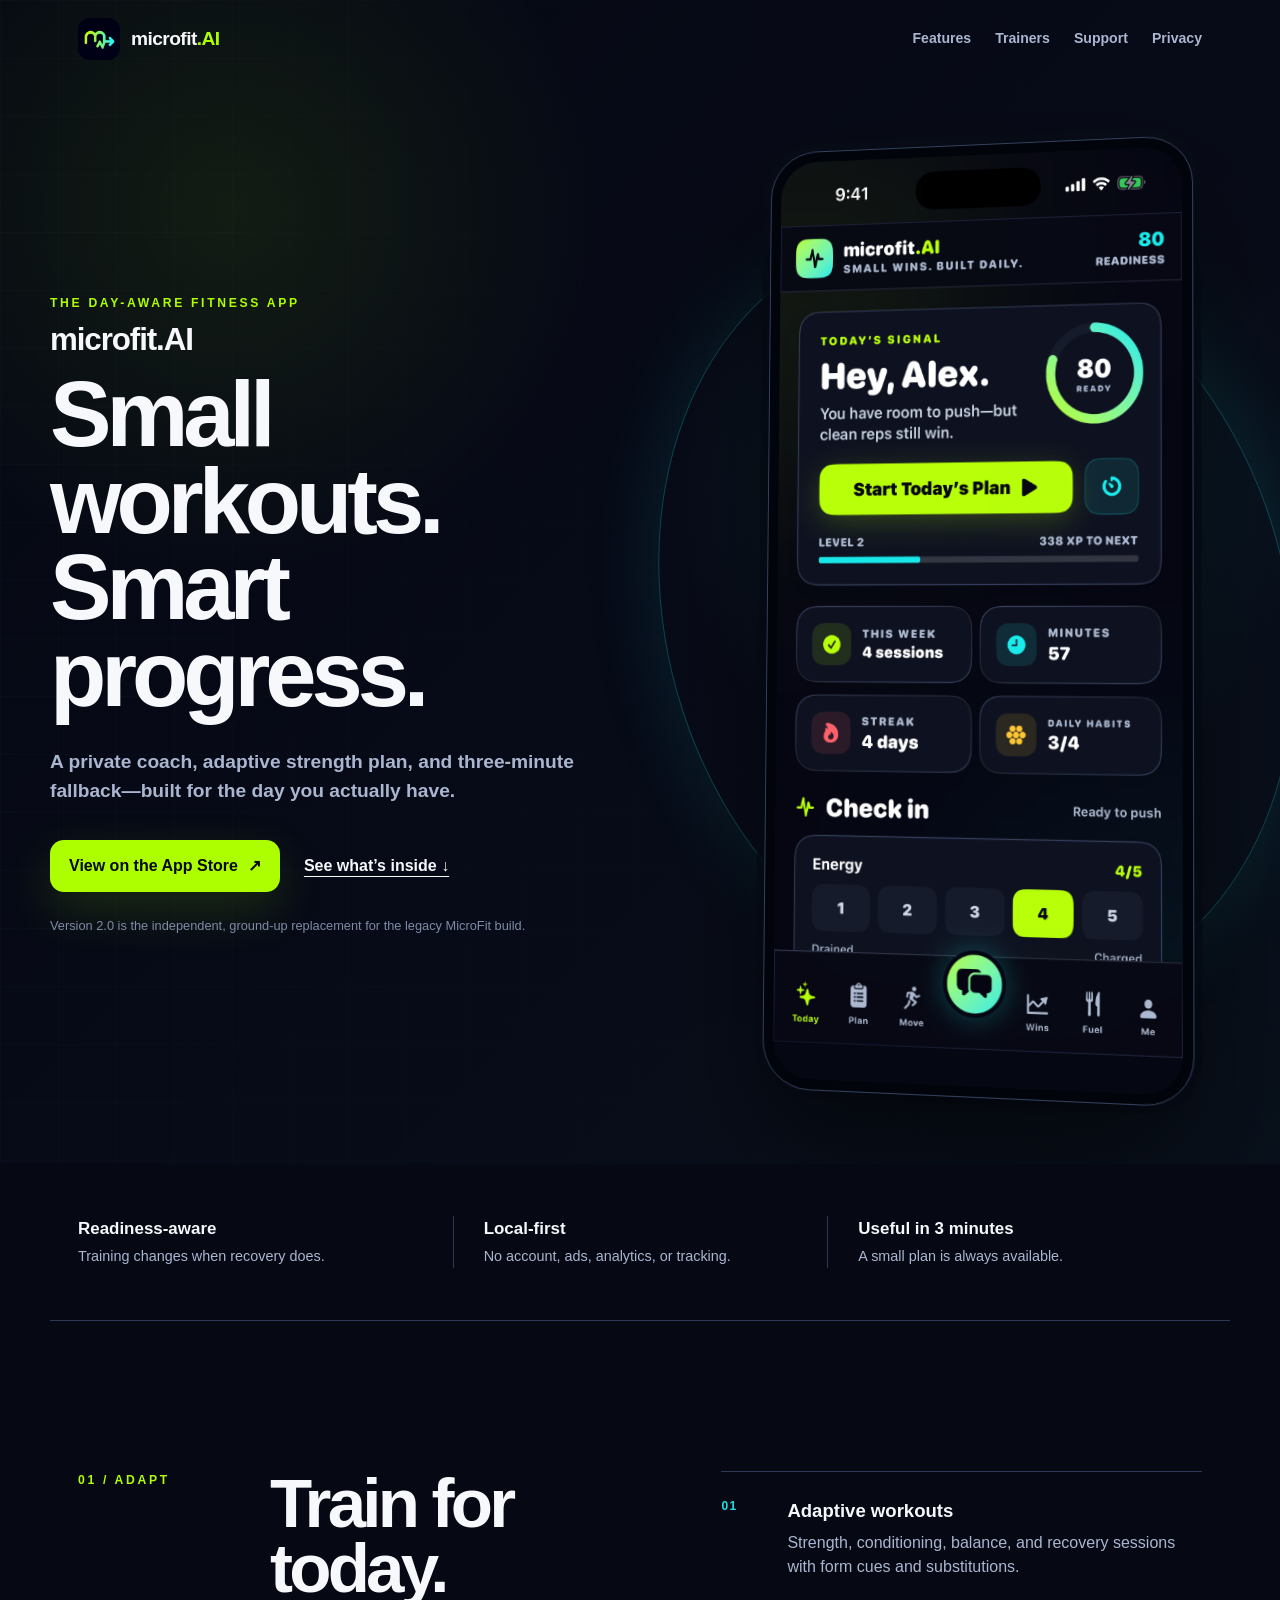
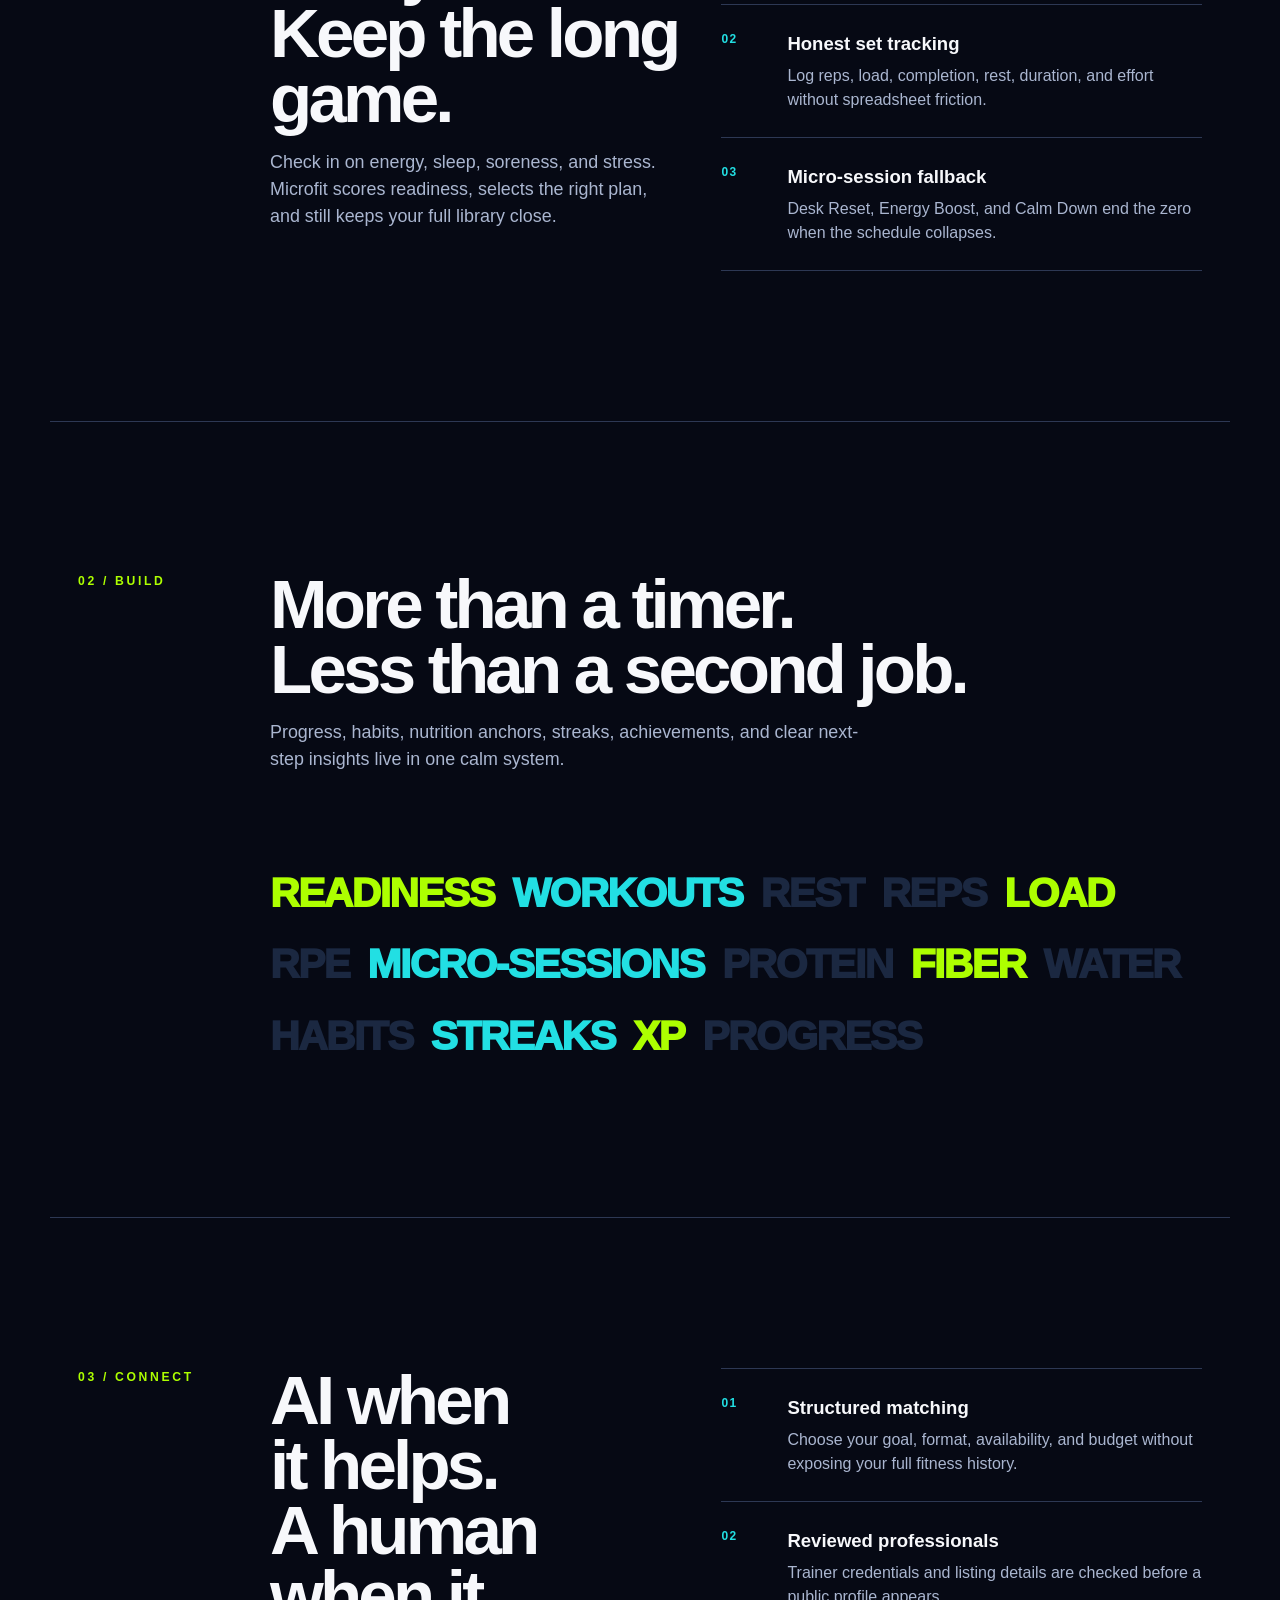
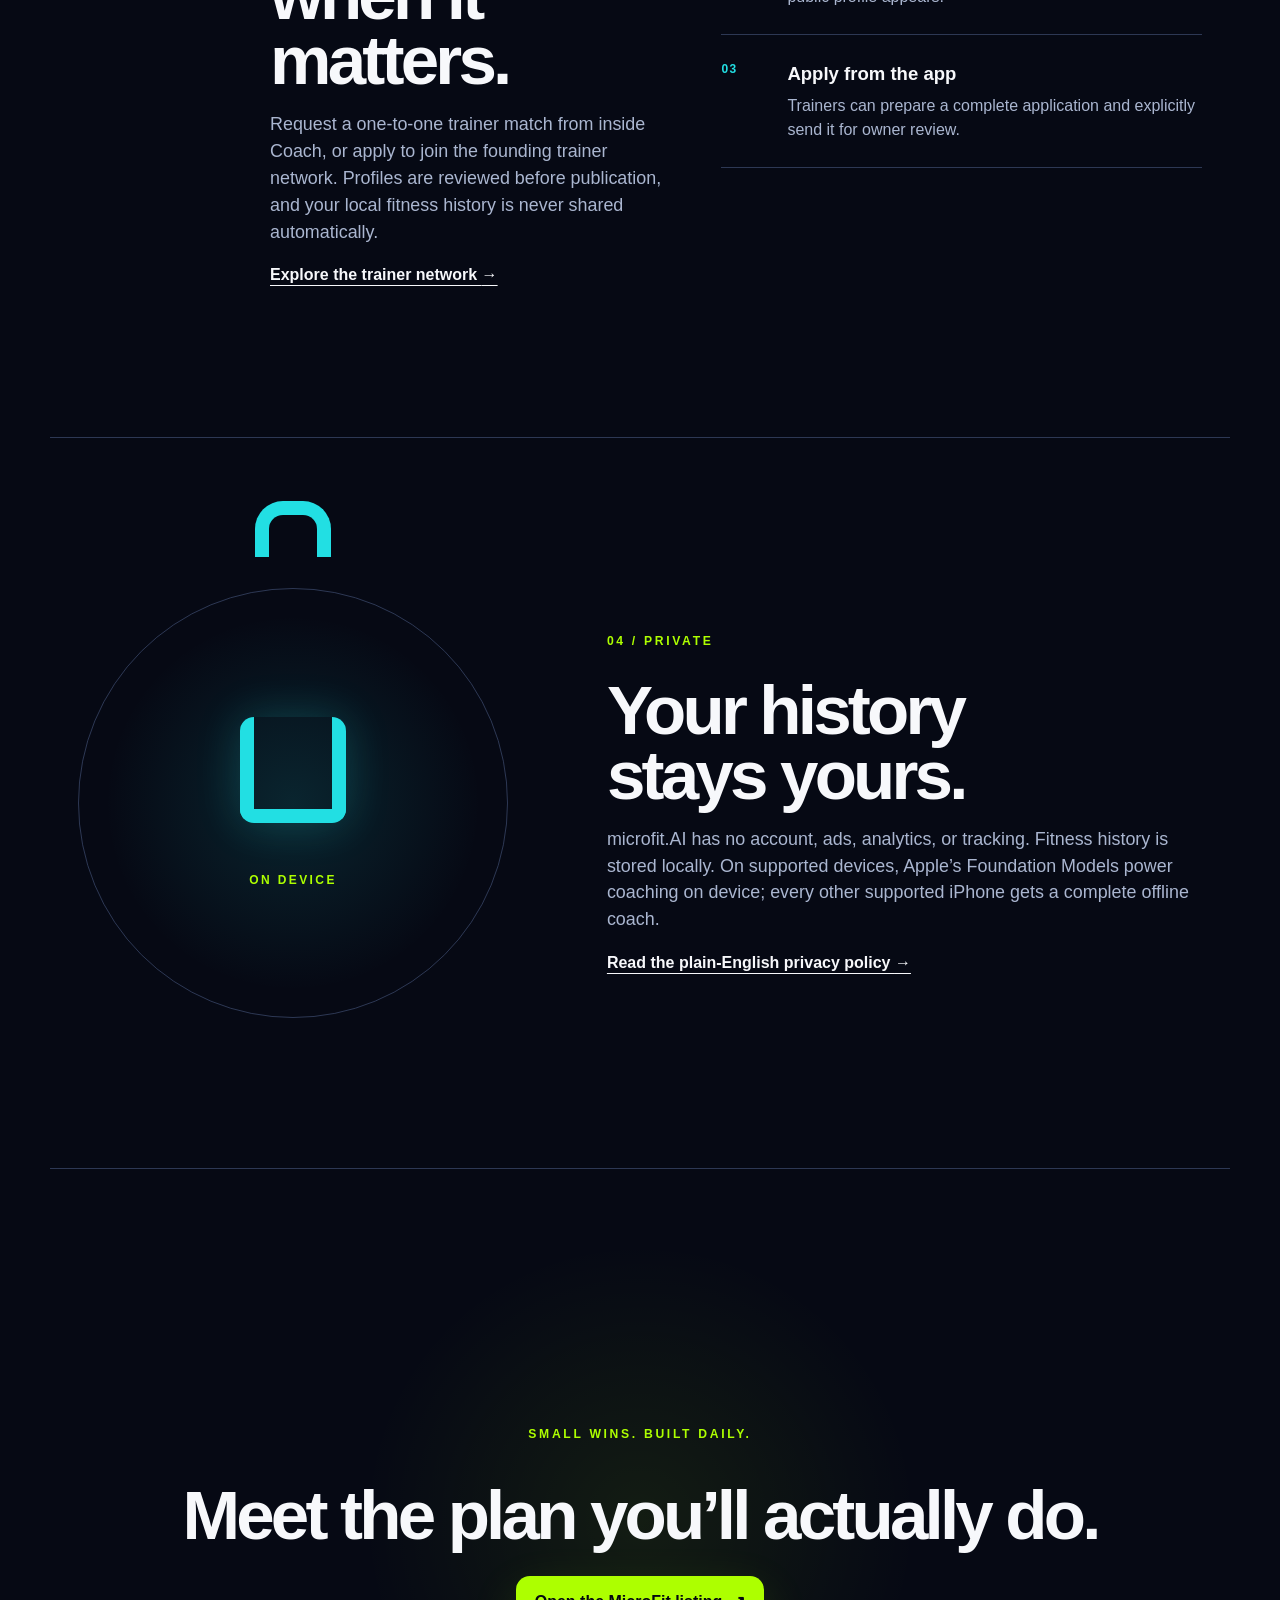
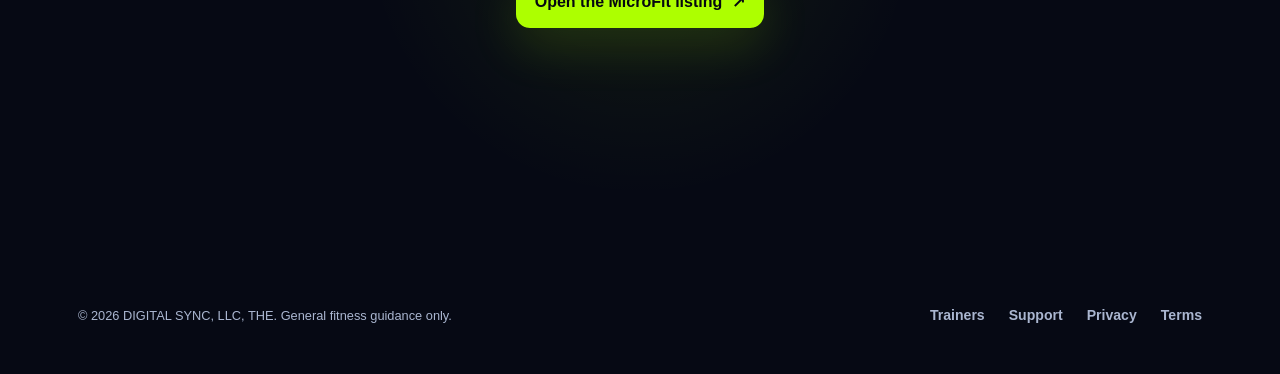
<file: site/index.html>
<!doctype html>
<html lang="en">
<head>
  <meta charset="utf-8">
  <meta name="viewport" content="width=device-width, initial-scale=1">
  <meta name="theme-color" content="#060914">
  <meta name="description" content="microfit.AI adapts strength, micro-workouts, habits, nutrition, and private on-device coaching to the day you actually have.">
  <title>microfit.AI — Small workouts. Smart progress.</title>
  <script>document.documentElement.classList.add('js')</script>
  <link rel="icon" href="./assets/icon.png" type="image/png">
  <link rel="stylesheet" href="./assets/styles.css">
  <script type="application/ld+json">
  {
    "@context": "https://schema.org",
    "@type": "MobileApplication",
    "name": "microfit.AI",
    "operatingSystem": "iOS 18 or later",
    "applicationCategory": "HealthApplication",
    "description": "Adaptive workouts, micro-sessions, daily readiness, nutrition anchors, habits, progress, and private on-device coaching.",
    "url": "https://richducat.github.io/microfit-ai/",
    "downloadUrl": "https://apps.apple.com/us/app/microfit/id1341965047",
    "offers": { "@type": "Offer", "price": "0", "priceCurrency": "USD" }
  }
  </script>
</head>
<body>
  <a class="skip-link" href="#main">Skip to content</a>
  <header class="site-header" aria-label="Primary navigation">
    <a class="wordmark" href="./" aria-label="microfit.AI home">
      <img src="./assets/icon.png" alt="" width="42" height="42">
      <span>microfit<span>.AI</span></span>
    </a>
    <nav aria-label="Site links">
      <a href="#inside">Features</a>
      <a href="./trainers/">Trainers</a>
      <a href="./support/">Support</a>
      <a href="./privacy/">Privacy</a>
    </nav>
  </header>

  <main id="main">
    <section class="hero" aria-labelledby="hero-title">
      <div class="hero-copy reveal">
        <p class="eyebrow">THE DAY-AWARE FITNESS APP</p>
        <h1 id="hero-title"><span class="brand-line">microfit.AI</span>Small workouts.<br>Smart progress.</h1>
        <p class="hero-lede">A private coach, adaptive strength plan, and three-minute fallback—built for the day you actually have.</p>
        <div class="hero-actions">
          <a class="button button-primary" href="https://apps.apple.com/us/app/microfit/id1341965047">View on the App Store <span aria-hidden="true">↗</span></a>
          <a class="text-link" href="#inside">See what’s inside <span aria-hidden="true">↓</span></a>
        </div>
        <p class="release-note">Version 2.0 is the independent, ground-up replacement for the legacy MicroFit build.</p>
      </div>

      <div class="hero-visual reveal" data-tilt aria-label="microfit.AI Today screen showing readiness, training, habits, and progress">
        <div class="pulse-orbit" aria-hidden="true"></div>
        <div class="phone-shell">
          <img src="./assets/app-home.png" alt="microfit.AI Today screen with an 80 readiness score and adaptive plan" width="430" height="932">
        </div>
      </div>
      <div class="hero-grid" aria-hidden="true"></div>
    </section>

    <section class="signal-strip" aria-label="Core product principles">
      <p><strong>Readiness-aware</strong><span>Training changes when recovery does.</span></p>
      <p><strong>Local-first</strong><span>No account, ads, analytics, or tracking.</span></p>
      <p><strong>Useful in 3 minutes</strong><span>A small plan is always available.</span></p>
    </section>

    <section class="section adaptive" id="inside" aria-labelledby="adaptive-title">
      <div class="section-kicker reveal">01 / ADAPT</div>
      <div class="section-copy reveal">
        <h2 id="adaptive-title">Train for today.<br>Keep the long game.</h2>
        <p>Check in on energy, sleep, soreness, and stress. Microfit scores readiness, selects the right plan, and still keeps your full library close.</p>
      </div>
      <ol class="feature-rail reveal">
        <li><span>01</span><div><strong>Adaptive workouts</strong><p>Strength, conditioning, balance, and recovery sessions with form cues and substitutions.</p></div></li>
        <li><span>02</span><div><strong>Honest set tracking</strong><p>Log reps, load, completion, rest, duration, and effort without spreadsheet friction.</p></div></li>
        <li><span>03</span><div><strong>Micro-session fallback</strong><p>Desk Reset, Energy Boost, and Calm Down end the zero when the schedule collapses.</p></div></li>
      </ol>
    </section>

    <section class="section depth" aria-labelledby="depth-title">
      <div class="section-kicker reveal">02 / BUILD</div>
      <div class="section-copy reveal">
        <h2 id="depth-title">More than a timer.<br>Less than a second job.</h2>
        <p>Progress, habits, nutrition anchors, streaks, achievements, and clear next-step insights live in one calm system.</p>
      </div>
      <div class="metric-wordwall reveal" aria-label="Included capabilities">
        <span>READINESS</span><span>WORKOUTS</span><span>REST</span><span>REPS</span><span>LOAD</span><span>RPE</span><span>MICRO-SESSIONS</span><span>PROTEIN</span><span>FIBER</span><span>WATER</span><span>HABITS</span><span>STREAKS</span><span>XP</span><span>PROGRESS</span>
      </div>
    </section>

    <section class="section trainer-network" aria-labelledby="trainer-title">
      <div class="section-kicker reveal">03 / CONNECT</div>
      <div class="section-copy reveal">
        <h2 id="trainer-title">AI when it helps.<br>A human when it matters.</h2>
        <p>Request a one-to-one trainer match from inside Coach, or apply to join the founding trainer network. Profiles are reviewed before publication, and your local fitness history is never shared automatically.</p>
        <a class="text-link" href="./trainers/">Explore the trainer network <span aria-hidden="true">→</span></a>
      </div>
      <ol class="feature-rail reveal">
        <li><span>01</span><div><strong>Structured matching</strong><p>Choose your goal, format, availability, and budget without exposing your full fitness history.</p></div></li>
        <li><span>02</span><div><strong>Reviewed professionals</strong><p>Trainer credentials and listing details are checked before a public profile appears.</p></div></li>
        <li><span>03</span><div><strong>Apply from the app</strong><p>Trainers can prepare a complete application and explicitly send it for owner review.</p></div></li>
      </ol>
    </section>

    <section class="section private" aria-labelledby="private-title">
      <div class="private-lock reveal" aria-hidden="true">
        <span class="lock-dot"></span>
        <span>ON DEVICE</span>
      </div>
      <div class="section-copy reveal">
        <div class="section-kicker">04 / PRIVATE</div>
        <h2 id="private-title">Your history stays yours.</h2>
        <p>microfit.AI has no account, ads, analytics, or tracking. Fitness history is stored locally. On supported devices, Apple’s Foundation Models power coaching on device; every other supported iPhone gets a complete offline coach.</p>
        <a class="text-link" href="./privacy/">Read the plain-English privacy policy <span aria-hidden="true">→</span></a>
      </div>
    </section>

    <section class="final-cta" aria-labelledby="final-title">
      <p class="eyebrow reveal">SMALL WINS. BUILT DAILY.</p>
      <h2 id="final-title" class="reveal">Meet the plan you’ll actually do.</h2>
      <div class="reveal">
        <a class="button button-primary" href="https://apps.apple.com/us/app/microfit/id1341965047">Open the MicroFit listing <span aria-hidden="true">↗</span></a>
      </div>
    </section>
  </main>

  <footer>
    <p>© 2026 DIGITAL SYNC, LLC, THE. General fitness guidance only.</p>
    <nav aria-label="Footer links"><a href="./trainers/">Trainers</a><a href="./support/">Support</a><a href="./privacy/">Privacy</a><a href="https://www.apple.com/legal/internet-services/itunes/dev/stdeula/">Terms</a></nav>
  </footer>
  <script src="./assets/site.js" defer></script>
</body>
</html>
</file>
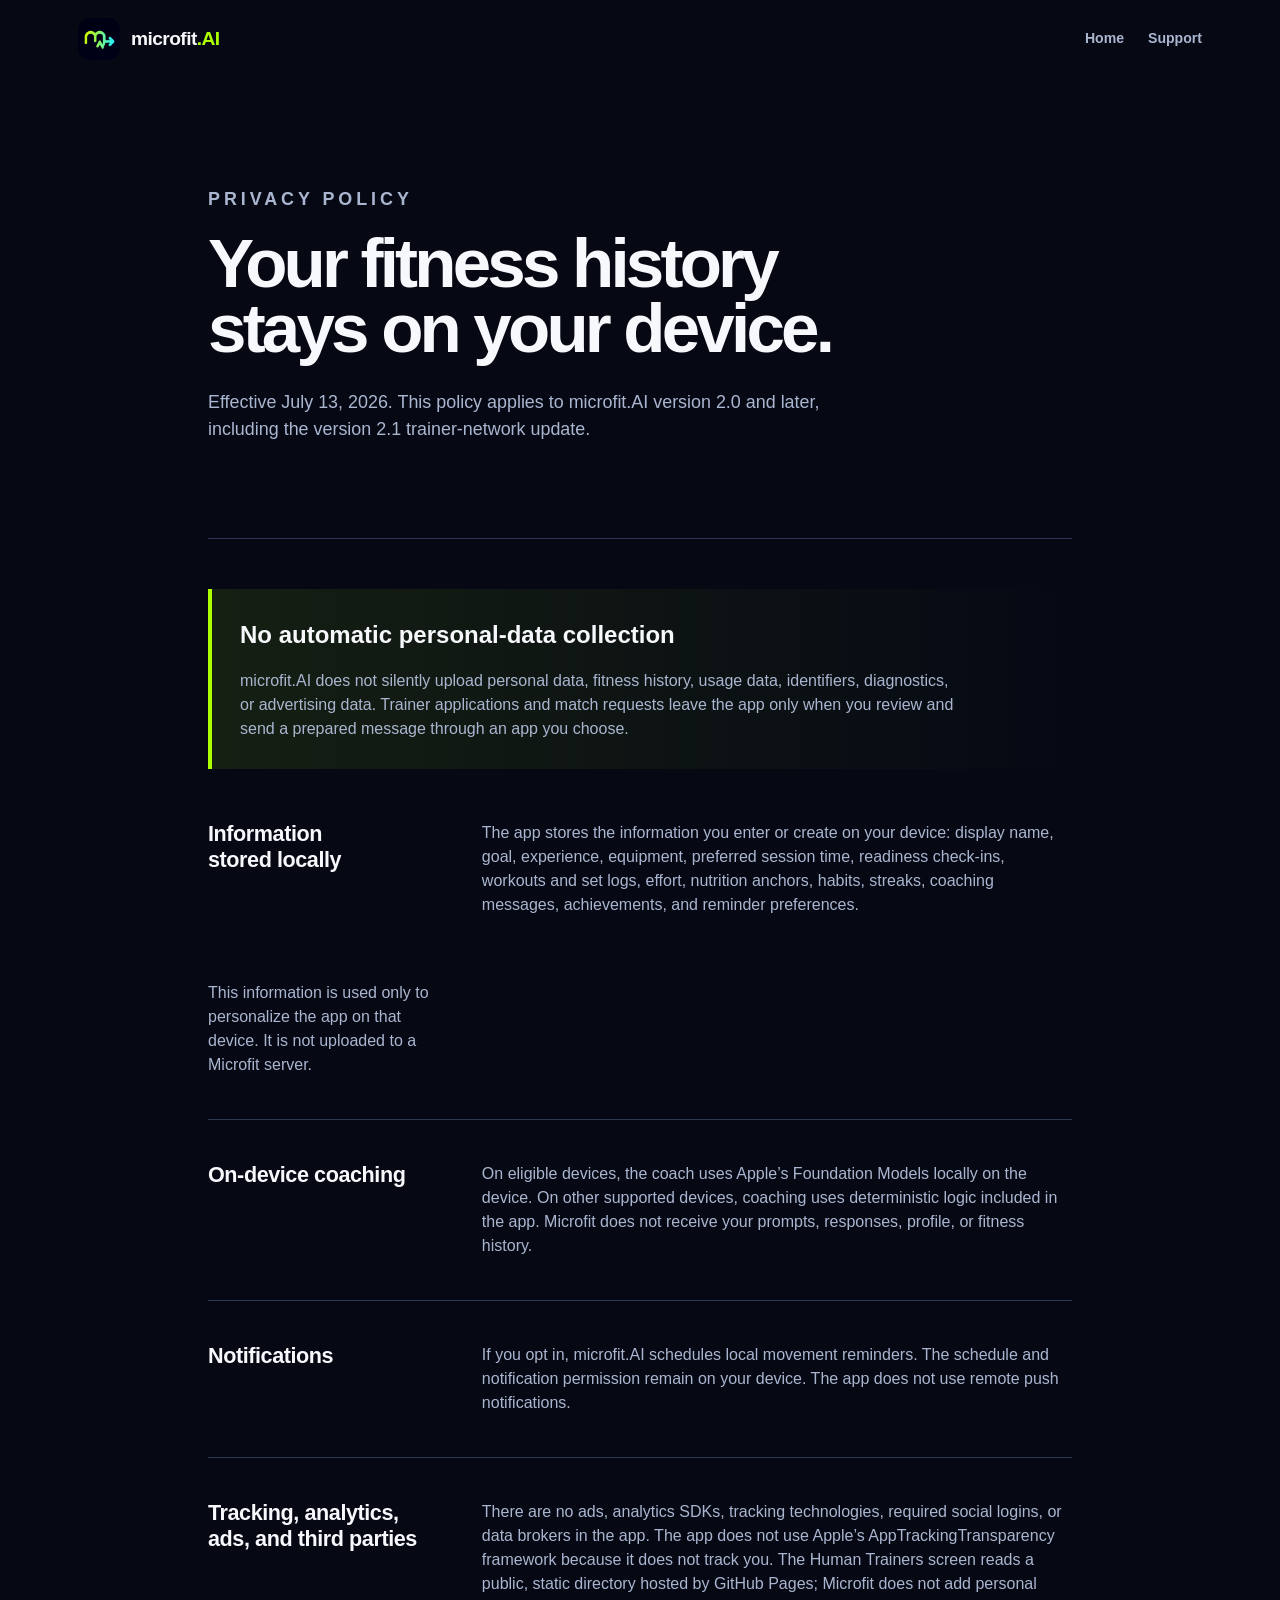
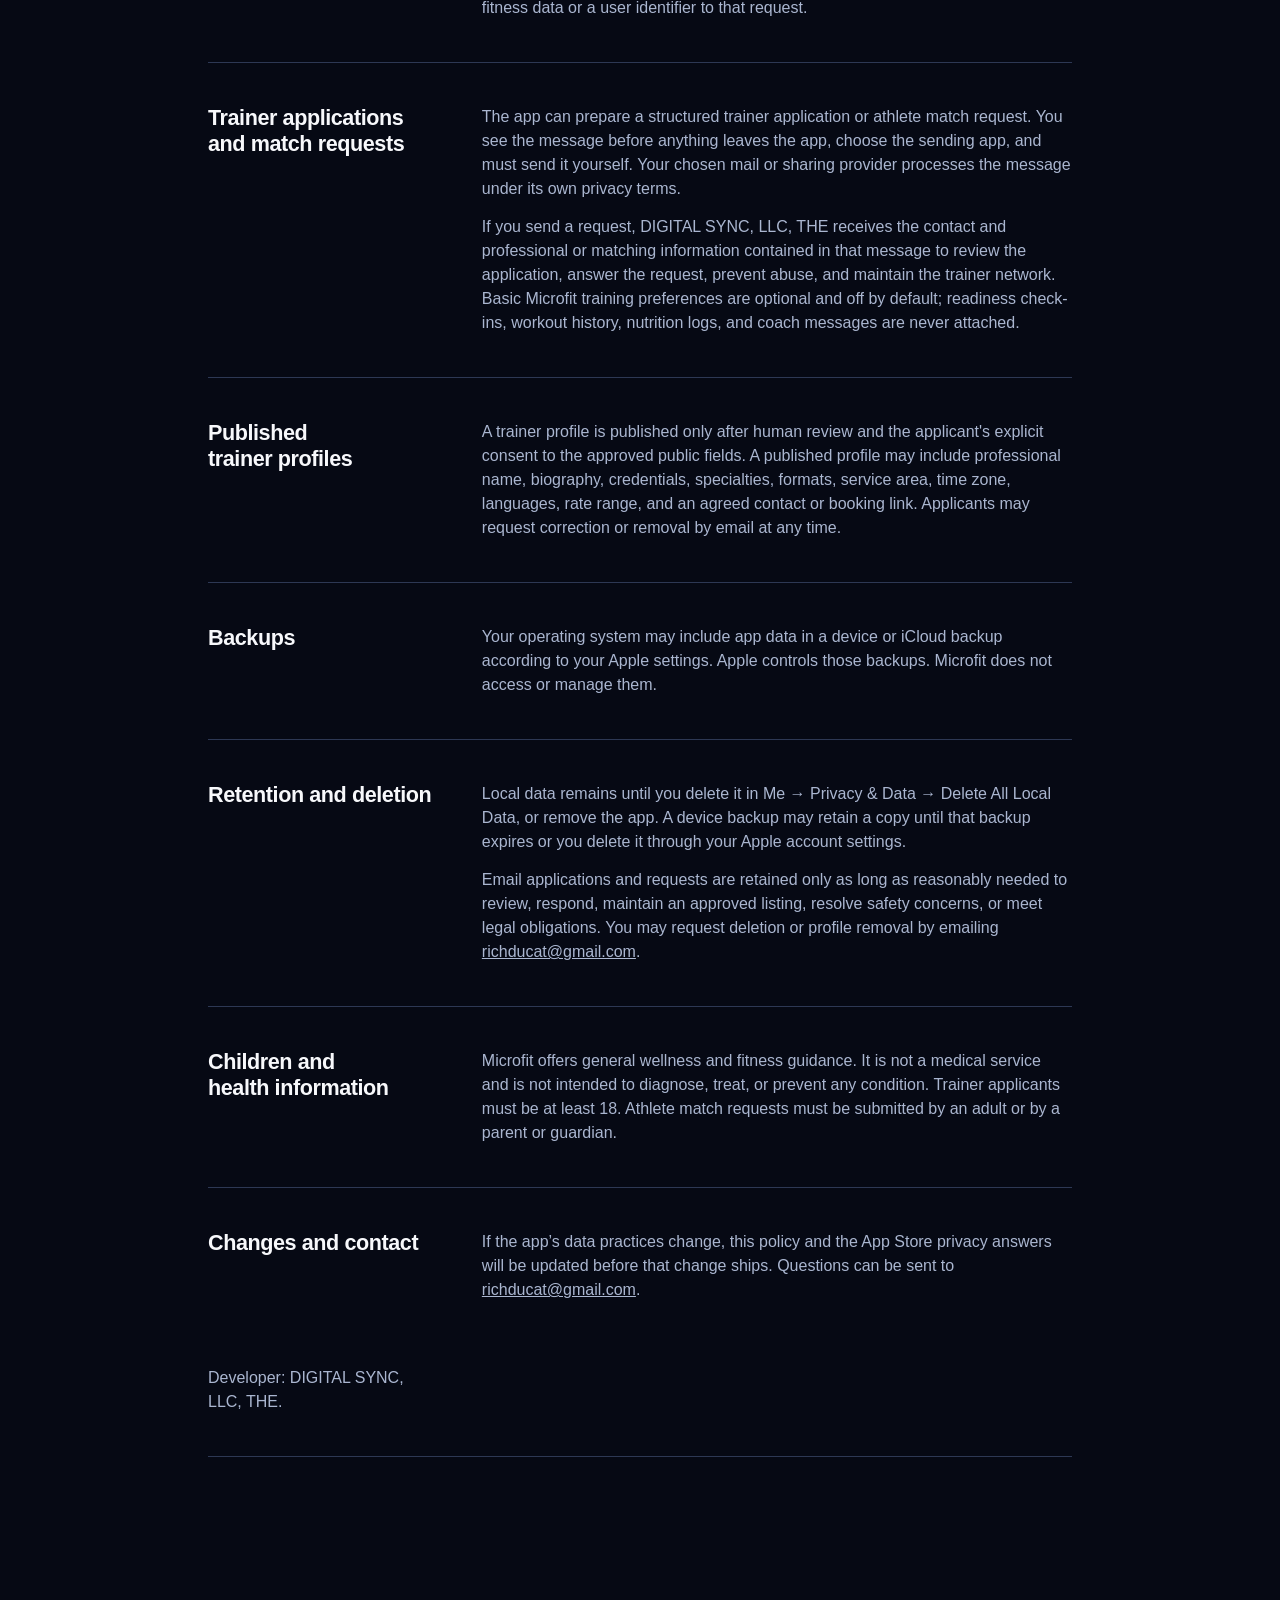
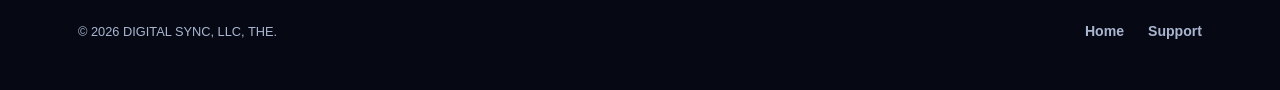
<file: site/privacy/index.html>
<!doctype html>
<html lang="en">
<head>
  <meta charset="utf-8">
  <meta name="viewport" content="width=device-width, initial-scale=1">
  <meta name="theme-color" content="#060914">
  <meta name="description" content="The plain-English privacy policy for microfit.AI.">
  <title>Privacy — microfit.AI</title>
  <script>document.documentElement.classList.add('js')</script>
  <link rel="icon" href="../assets/icon.png" type="image/png">
  <link rel="stylesheet" href="../assets/styles.css">
</head>
<body class="document-page">
  <a class="skip-link" href="#main">Skip to content</a>
  <header class="site-header">
    <a class="wordmark" href="../" aria-label="microfit.AI home"><img src="../assets/icon.png" alt="" width="42" height="42"><span>microfit<span>.AI</span></span></a>
    <nav aria-label="Site links"><a href="../">Home</a><a href="../support/">Support</a></nav>
  </header>
  <main id="main" class="document-shell legal-copy">
    <div class="document-heading reveal">
      <p class="eyebrow">PRIVACY POLICY</p>
      <h1>Your fitness history stays on your device.</h1>
      <p>Effective July 13, 2026. This policy applies to microfit.AI version 2.0 and later, including the version 2.1 trainer-network update.</p>
    </div>

    <section class="privacy-summary reveal" aria-label="Privacy summary">
      <strong>No automatic personal-data collection</strong>
      <p>microfit.AI does not silently upload personal data, fitness history, usage data, identifiers, diagnostics, or advertising data. Trainer applications and match requests leave the app only when you review and send a prepared message through an app you choose.</p>
    </section>

    <section class="support-section reveal">
      <h2>Information stored locally</h2>
      <p>The app stores the information you enter or create on your device: display name, goal, experience, equipment, preferred session time, readiness check-ins, workouts and set logs, effort, nutrition anchors, habits, streaks, coaching messages, achievements, and reminder preferences.</p>
      <p>This information is used only to personalize the app on that device. It is not uploaded to a Microfit server.</p>
    </section>

    <section class="support-section reveal">
      <h2>On-device coaching</h2>
      <p>On eligible devices, the coach uses Apple’s Foundation Models locally on the device. On other supported devices, coaching uses deterministic logic included in the app. Microfit does not receive your prompts, responses, profile, or fitness history.</p>
    </section>

    <section class="support-section reveal">
      <h2>Notifications</h2>
      <p>If you opt in, microfit.AI schedules local movement reminders. The schedule and notification permission remain on your device. The app does not use remote push notifications.</p>
    </section>

    <section class="support-section reveal">
      <h2>Tracking, analytics, ads, and third parties</h2>
      <p>There are no ads, analytics SDKs, tracking technologies, required social logins, or data brokers in the app. The app does not use Apple’s AppTrackingTransparency framework because it does not track you. The Human Trainers screen reads a public, static directory hosted by GitHub Pages; Microfit does not add personal fitness data or a user identifier to that request.</p>
    </section>

    <section class="support-section reveal">
      <h2>Trainer applications and match requests</h2>
      <div>
        <p>The app can prepare a structured trainer application or athlete match request. You see the message before anything leaves the app, choose the sending app, and must send it yourself. Your chosen mail or sharing provider processes the message under its own privacy terms.</p>
        <p>If you send a request, DIGITAL SYNC, LLC, THE receives the contact and professional or matching information contained in that message to review the application, answer the request, prevent abuse, and maintain the trainer network. Basic Microfit training preferences are optional and off by default; readiness check-ins, workout history, nutrition logs, and coach messages are never attached.</p>
      </div>
    </section>

    <section class="support-section reveal">
      <h2>Published trainer profiles</h2>
      <p>A trainer profile is published only after human review and the applicant's explicit consent to the approved public fields. A published profile may include professional name, biography, credentials, specialties, formats, service area, time zone, languages, rate range, and an agreed contact or booking link. Applicants may request correction or removal by email at any time.</p>
    </section>

    <section class="support-section reveal">
      <h2>Backups</h2>
      <p>Your operating system may include app data in a device or iCloud backup according to your Apple settings. Apple controls those backups. Microfit does not access or manage them.</p>
    </section>

    <section class="support-section reveal">
      <h2>Retention and deletion</h2>
      <div>
        <p>Local data remains until you delete it in Me → Privacy &amp; Data → Delete All Local Data, or remove the app. A device backup may retain a copy until that backup expires or you delete it through your Apple account settings.</p>
        <p>Email applications and requests are retained only as long as reasonably needed to review, respond, maintain an approved listing, resolve safety concerns, or meet legal obligations. You may request deletion or profile removal by emailing <a href="mailto:richducat@gmail.com?subject=microfit.AI%20trainer%20data%20deletion">richducat@gmail.com</a>.</p>
      </div>
    </section>

    <section class="support-section reveal">
      <h2>Children and health information</h2>
      <p>Microfit offers general wellness and fitness guidance. It is not a medical service and is not intended to diagnose, treat, or prevent any condition. Trainer applicants must be at least 18. Athlete match requests must be submitted by an adult or by a parent or guardian.</p>
    </section>

    <section class="support-section reveal">
      <h2>Changes and contact</h2>
      <p>If the app’s data practices change, this policy and the App Store privacy answers will be updated before that change ships. Questions can be sent to <a href="mailto:richducat@gmail.com?subject=microfit.AI%20privacy">richducat@gmail.com</a>.</p>
      <p>Developer: DIGITAL SYNC, LLC, THE.</p>
    </section>
  </main>
  <footer><p>© 2026 DIGITAL SYNC, LLC, THE.</p><nav aria-label="Footer links"><a href="../">Home</a><a href="../support/">Support</a></nav></footer>
  <script src="../assets/site.js" defer></script>
</body>
</html>
</file>
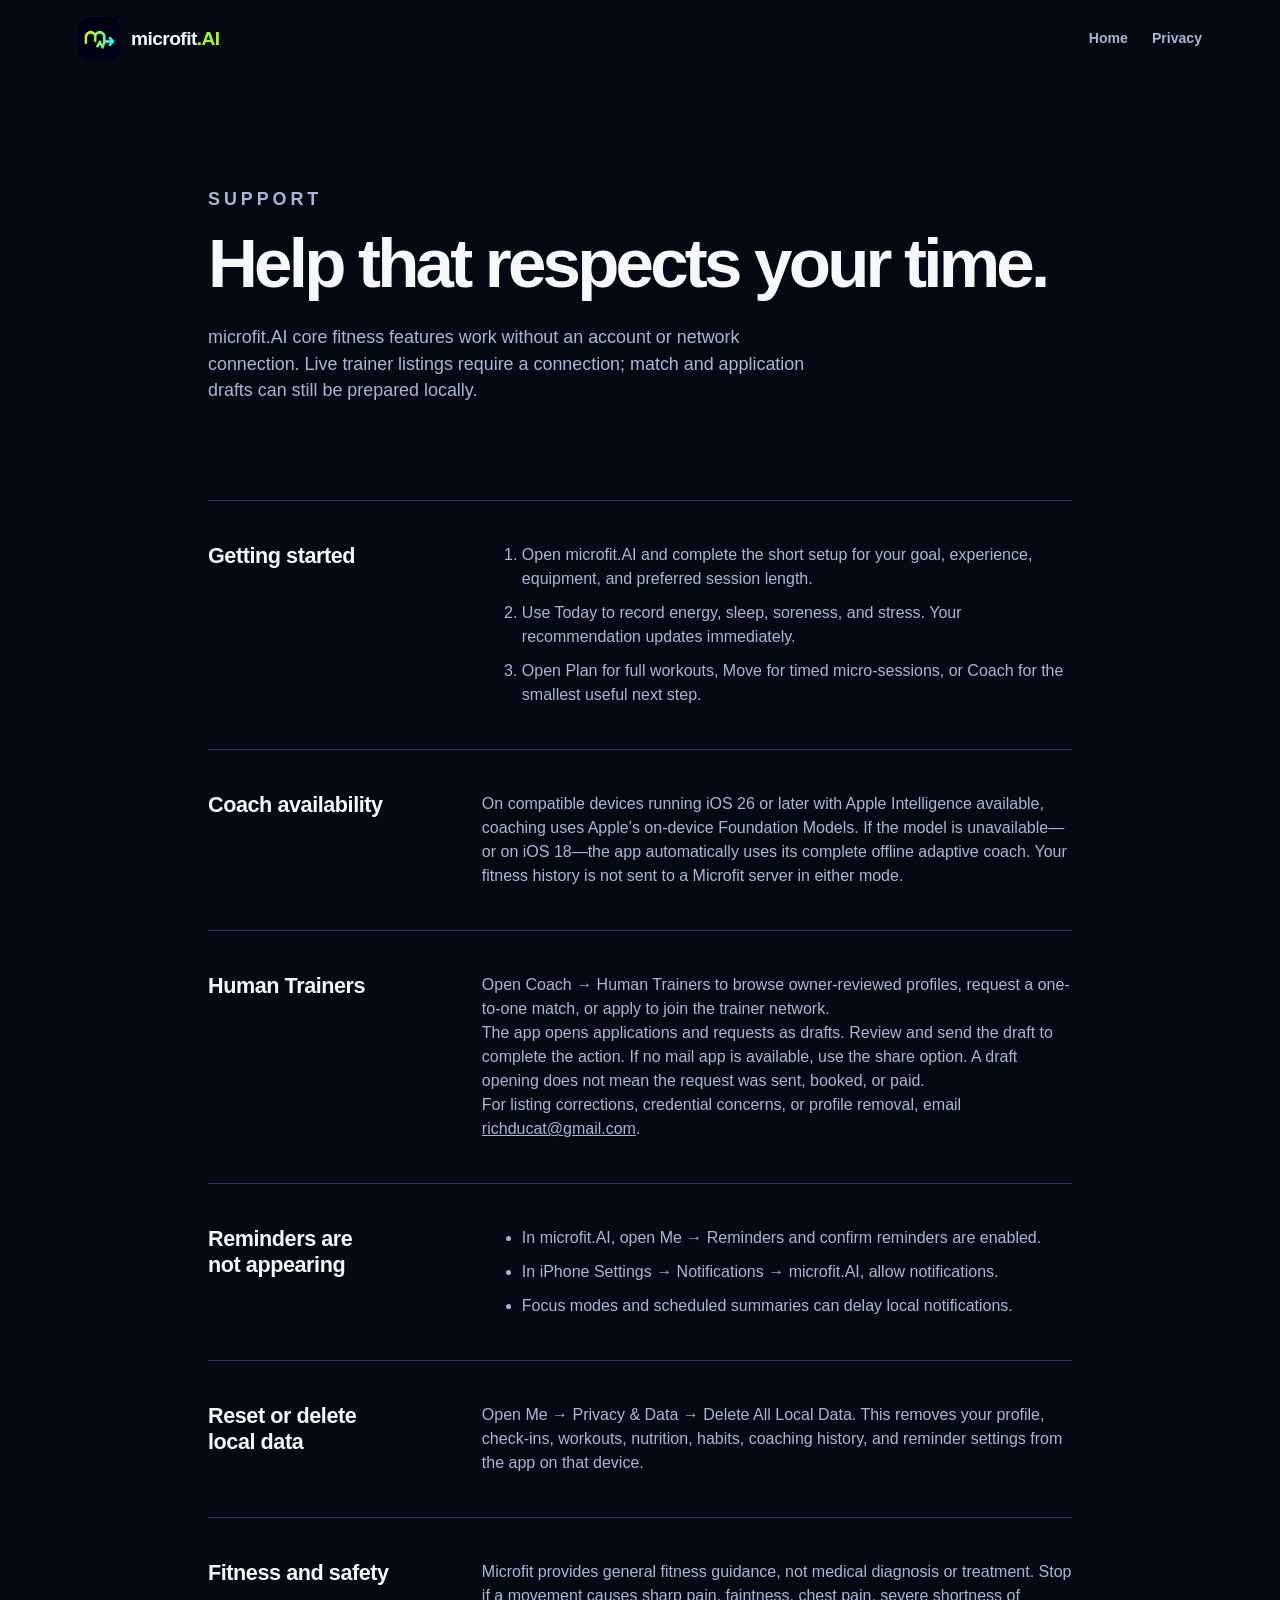
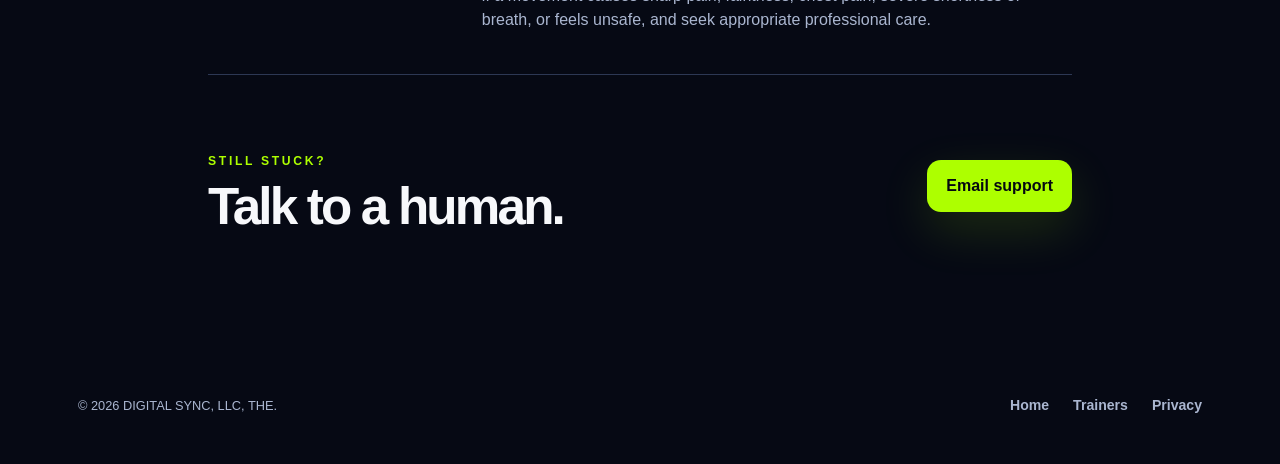
<file: site/support/index.html>
<!doctype html>
<html lang="en">
<head>
  <meta charset="utf-8">
  <meta name="viewport" content="width=device-width, initial-scale=1">
  <meta name="theme-color" content="#060914">
  <meta name="description" content="Help, troubleshooting, and contact information for microfit.AI.">
  <title>Support — microfit.AI</title>
  <script>document.documentElement.classList.add('js')</script>
  <link rel="icon" href="../assets/icon.png" type="image/png">
  <link rel="stylesheet" href="../assets/styles.css">
</head>
<body class="document-page">
  <a class="skip-link" href="#main">Skip to content</a>
  <header class="site-header">
    <a class="wordmark" href="../" aria-label="microfit.AI home"><img src="../assets/icon.png" alt="" width="42" height="42"><span>microfit<span>.AI</span></span></a>
    <nav aria-label="Site links"><a href="../">Home</a><a href="../privacy/">Privacy</a></nav>
  </header>
  <main id="main" class="document-shell">
    <div class="document-heading reveal">
      <p class="eyebrow">SUPPORT</p>
      <h1>Help that respects your time.</h1>
      <p>microfit.AI core fitness features work without an account or network connection. Live trainer listings require a connection; match and application drafts can still be prepared locally.</p>
    </div>

    <section class="support-section reveal" aria-labelledby="start">
      <h2 id="start">Getting started</h2>
      <ol>
        <li>Open microfit.AI and complete the short setup for your goal, experience, equipment, and preferred session length.</li>
        <li>Use Today to record energy, sleep, soreness, and stress. Your recommendation updates immediately.</li>
        <li>Open Plan for full workouts, Move for timed micro-sessions, or Coach for the smallest useful next step.</li>
      </ol>
    </section>

    <section class="support-section reveal" aria-labelledby="coach">
      <h2 id="coach">Coach availability</h2>
      <p>On compatible devices running iOS 26 or later with Apple Intelligence available, coaching uses Apple’s on-device Foundation Models. If the model is unavailable—or on iOS 18—the app automatically uses its complete offline adaptive coach. Your fitness history is not sent to a Microfit server in either mode.</p>
    </section>

    <section class="support-section reveal" aria-labelledby="trainers">
      <h2 id="trainers">Human Trainers</h2>
      <div>
        <p>Open Coach → Human Trainers to browse owner-reviewed profiles, request a one-to-one match, or apply to join the trainer network.</p>
        <p>The app opens applications and requests as drafts. Review and send the draft to complete the action. If no mail app is available, use the share option. A draft opening does not mean the request was sent, booked, or paid.</p>
        <p>For listing corrections, credential concerns, or profile removal, email <a href="mailto:richducat@gmail.com?subject=microfit.AI%20trainer%20listing">richducat@gmail.com</a>.</p>
      </div>
    </section>

    <section class="support-section reveal" aria-labelledby="reminders">
      <h2 id="reminders">Reminders are not appearing</h2>
      <ul>
        <li>In microfit.AI, open Me → Reminders and confirm reminders are enabled.</li>
        <li>In iPhone Settings → Notifications → microfit.AI, allow notifications.</li>
        <li>Focus modes and scheduled summaries can delay local notifications.</li>
      </ul>
    </section>

    <section class="support-section reveal" aria-labelledby="data">
      <h2 id="data">Reset or delete local data</h2>
      <p>Open Me → Privacy &amp; Data → Delete All Local Data. This removes your profile, check-ins, workouts, nutrition, habits, coaching history, and reminder settings from the app on that device.</p>
    </section>

    <section class="support-section reveal" aria-labelledby="safety">
      <h2 id="safety">Fitness and safety</h2>
      <p>Microfit provides general fitness guidance, not medical diagnosis or treatment. Stop if a movement causes sharp pain, faintness, chest pain, severe shortness of breath, or feels unsafe, and seek appropriate professional care.</p>
    </section>

    <section class="contact-band reveal" aria-labelledby="contact">
      <div><p class="eyebrow">STILL STUCK?</p><h2 id="contact">Talk to a human.</h2></div>
      <a class="button button-primary" href="mailto:richducat@gmail.com?subject=microfit.AI%20support">Email support</a>
    </section>
  </main>
  <footer><p>© 2026 DIGITAL SYNC, LLC, THE.</p><nav aria-label="Footer links"><a href="../">Home</a><a href="../trainers/">Trainers</a><a href="../privacy/">Privacy</a></nav></footer>
  <script src="../assets/site.js" defer></script>
</body>
</html>
</file>
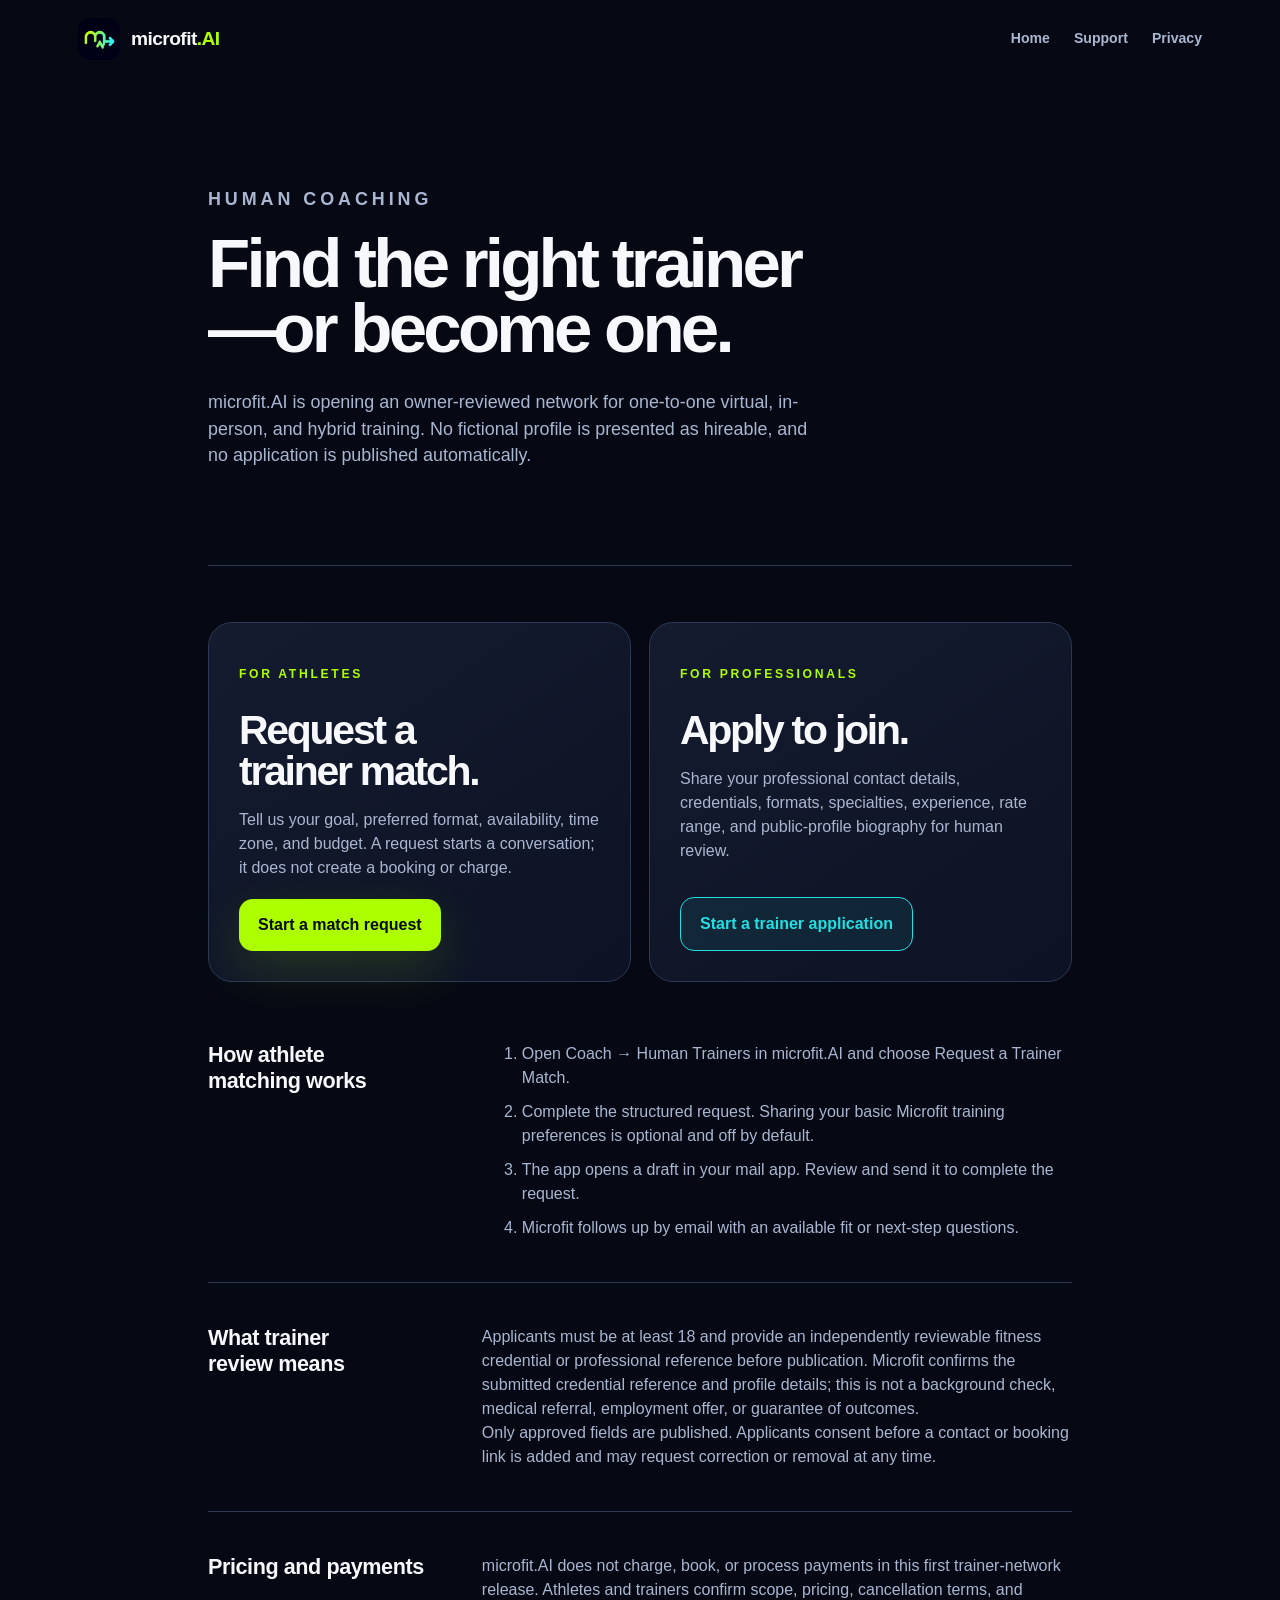
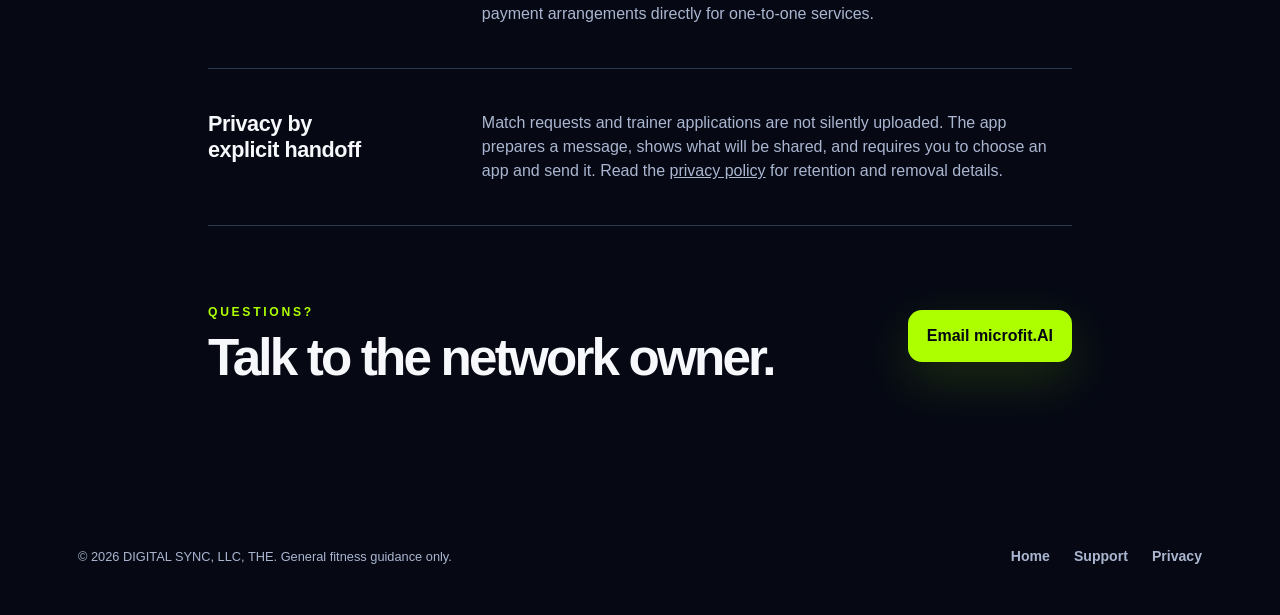
<file: site/trainers/index.html>
<!doctype html>
<html lang="en">
<head>
  <meta charset="utf-8">
  <meta name="viewport" content="width=device-width, initial-scale=1">
  <meta name="theme-color" content="#060914">
  <meta name="description" content="Request a one-to-one fitness trainer match or apply to join the owner-reviewed microfit.AI trainer network.">
  <title>Trainer Network — microfit.AI</title>
  <script>document.documentElement.classList.add('js')</script>
  <link rel="icon" href="../assets/icon.png" type="image/png">
  <link rel="stylesheet" href="../assets/styles.css">
</head>
<body class="document-page">
  <a class="skip-link" href="#main">Skip to content</a>
  <header class="site-header">
    <a class="wordmark" href="../" aria-label="microfit.AI home"><img src="../assets/icon.png" alt="" width="42" height="42"><span>microfit<span>.AI</span></span></a>
    <nav aria-label="Site links"><a href="../">Home</a><a href="../support/">Support</a><a href="../privacy/">Privacy</a></nav>
  </header>

  <main id="main" class="document-shell">
    <div class="document-heading reveal">
      <p class="eyebrow">HUMAN COACHING</p>
      <h1>Find the right trainer—or become one.</h1>
      <p>microfit.AI is opening an owner-reviewed network for one-to-one virtual, in-person, and hybrid training. No fictional profile is presented as hireable, and no application is published automatically.</p>
    </div>

    <div class="action-grid reveal" aria-label="Trainer network paths">
      <section class="action-panel">
        <p class="eyebrow">FOR ATHLETES</p>
        <h2>Request a trainer match.</h2>
        <p>Tell us your goal, preferred format, availability, time zone, and budget. A request starts a conversation; it does not create a booking or charge.</p>
        <a class="button button-primary" href="mailto:richducat@gmail.com?subject=microfit.AI%20trainer%20match%20request">Start a match request</a>
      </section>
      <section class="action-panel">
        <p class="eyebrow">FOR PROFESSIONALS</p>
        <h2>Apply to join.</h2>
        <p>Share your professional contact details, credentials, formats, specialties, experience, rate range, and public-profile biography for human review.</p>
        <a class="button button-secondary" href="mailto:richducat@gmail.com?subject=microfit.AI%20trainer%20application">Start a trainer application</a>
      </section>
    </div>

    <section class="support-section reveal">
      <h2>How athlete matching works</h2>
      <ol>
        <li>Open Coach → Human Trainers in microfit.AI and choose Request a Trainer Match.</li>
        <li>Complete the structured request. Sharing your basic Microfit training preferences is optional and off by default.</li>
        <li>The app opens a draft in your mail app. Review and send it to complete the request.</li>
        <li>Microfit follows up by email with an available fit or next-step questions.</li>
      </ol>
    </section>

    <section class="support-section reveal">
      <h2>What trainer review means</h2>
      <div>
        <p>Applicants must be at least 18 and provide an independently reviewable fitness credential or professional reference before publication. Microfit confirms the submitted credential reference and profile details; this is not a background check, medical referral, employment offer, or guarantee of outcomes.</p>
        <p>Only approved fields are published. Applicants consent before a contact or booking link is added and may request correction or removal at any time.</p>
      </div>
    </section>

    <section class="support-section reveal">
      <h2>Pricing and payments</h2>
      <p>microfit.AI does not charge, book, or process payments in this first trainer-network release. Athletes and trainers confirm scope, pricing, cancellation terms, and payment arrangements directly for one-to-one services.</p>
    </section>

    <section class="support-section reveal">
      <h2>Privacy by explicit handoff</h2>
      <p>Match requests and trainer applications are not silently uploaded. The app prepares a message, shows what will be shared, and requires you to choose an app and send it. Read the <a href="../privacy/">privacy policy</a> for retention and removal details.</p>
    </section>

    <section class="contact-band reveal" aria-labelledby="questions">
      <div><p class="eyebrow">QUESTIONS?</p><h2 id="questions">Talk to the network owner.</h2></div>
      <a class="button button-primary" href="mailto:richducat@gmail.com?subject=microfit.AI%20trainer%20network">Email microfit.AI</a>
    </section>
  </main>

  <footer><p>© 2026 DIGITAL SYNC, LLC, THE. General fitness guidance only.</p><nav aria-label="Footer links"><a href="../">Home</a><a href="../support/">Support</a><a href="../privacy/">Privacy</a></nav></footer>
  <script src="../assets/site.js" defer></script>
</body>
</html>
</file>
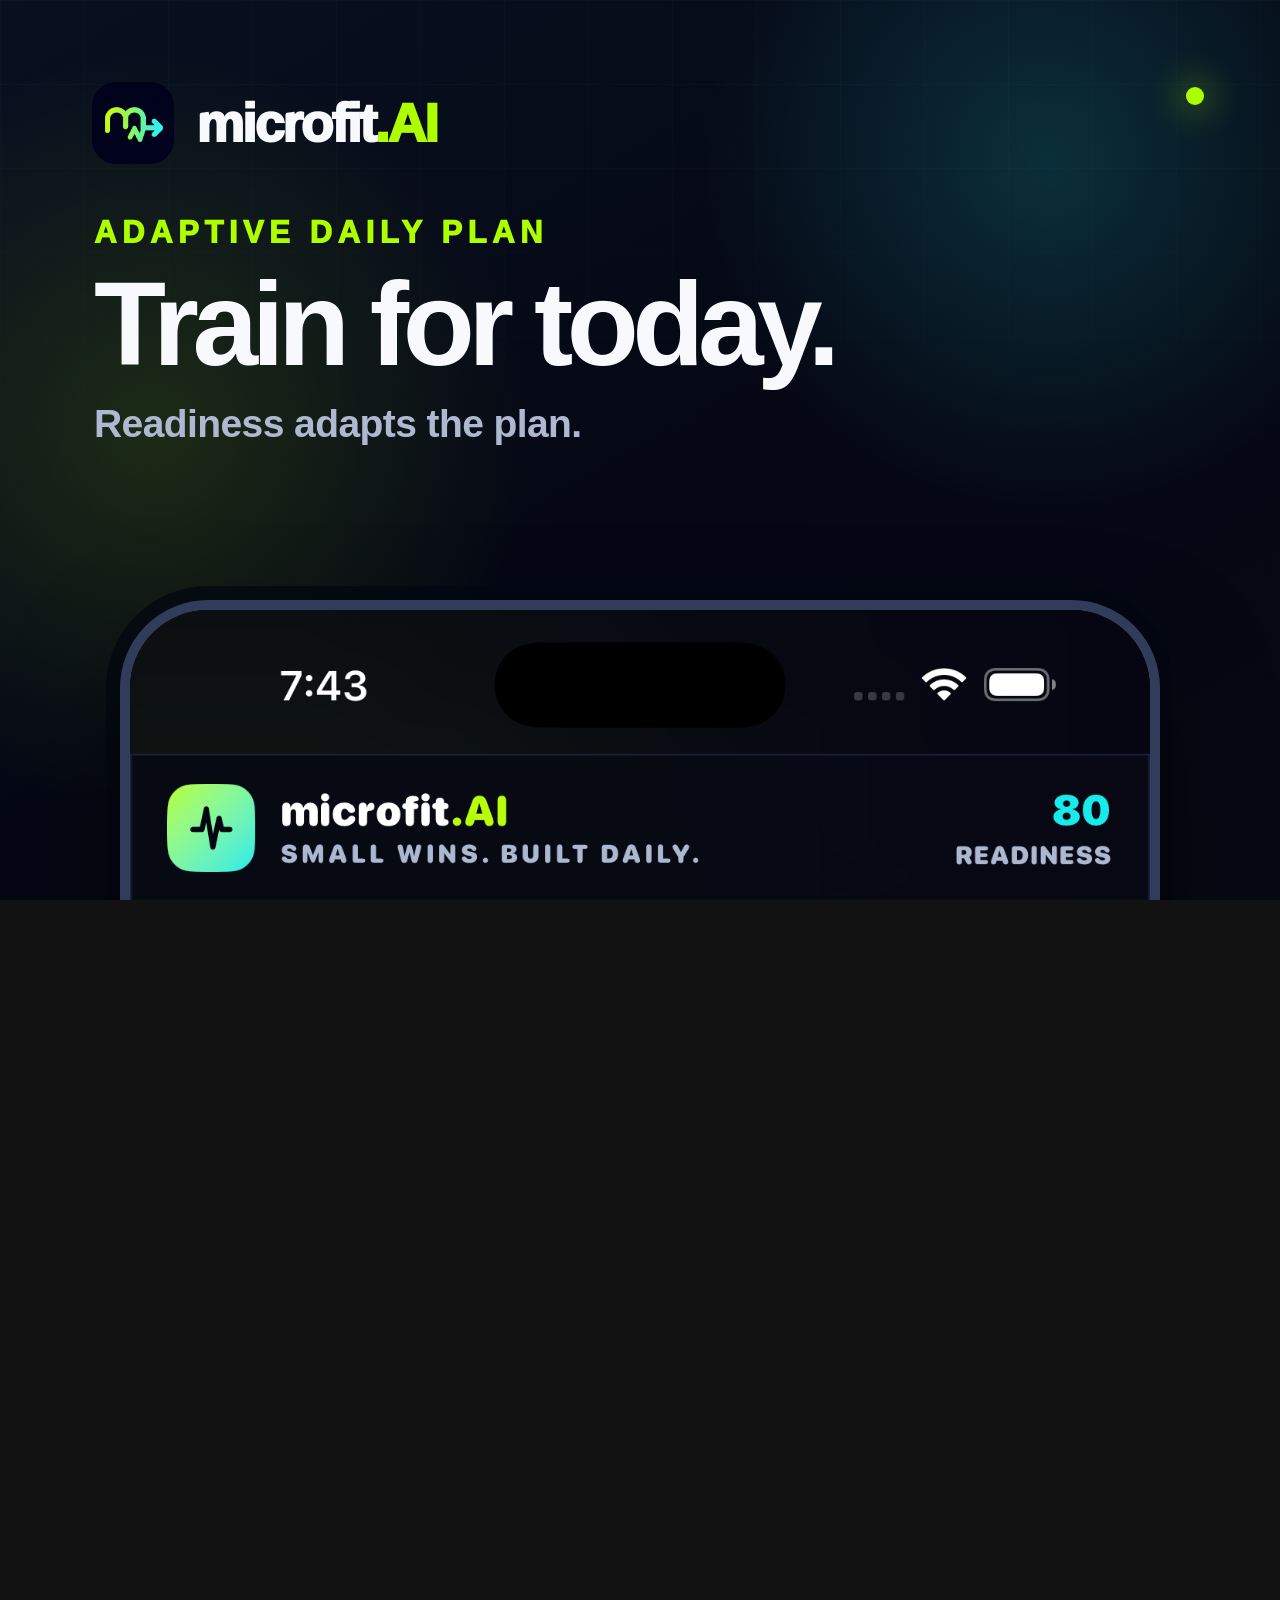
<file: app-store/releases/microfit-ai/screenshots/source/render.html>
<!doctype html>
<html lang="en">
<head>
  <meta charset="utf-8">
  <meta name="viewport" content="width=device-width, initial-scale=1">
  <title>microfit.AI App Store frame</title>
  <style>
    :root {
      color-scheme: dark;
      --lime: #adff00;
      --aqua: #21dfe3;
      --gold: #ffc43a;
      --bg: #050814;
      --surface: #0d1324;
      --ink: #f8f9fc;
      --muted: #aeb9d1;
      --accent: var(--lime);
      --accent2: var(--aqua);
      --device-width: 1040px;
      --device-top: 600px;
      --device-radius: 88px;
    }
    * { box-sizing: border-box; }
    html, body { width: 100%; height: 100%; margin: 0; overflow: hidden; }
    body {
      position: relative;
      background:
        radial-gradient(circle at 82% 18%, color-mix(in srgb, var(--accent2) 18%, transparent), transparent 27%),
        radial-gradient(circle at 12% 48%, color-mix(in srgb, var(--accent) 13%, transparent), transparent 31%),
        linear-gradient(150deg, #081020 0%, var(--bg) 52%, #060914 100%);
      color: var(--ink);
      font-family: ui-rounded, "SF Pro Rounded", -apple-system, BlinkMacSystemFont, "Segoe UI", sans-serif;
    }
    body[data-device="ipad"] {
      --device-width: 1600px;
      --device-top: 575px;
      --device-radius: 54px;
    }
    body[data-frame="2"], body[data-frame="4"] { --accent: var(--aqua); --accent2: var(--lime); }
    body[data-frame="5"] { --accent: var(--gold); --accent2: var(--lime); }
    body[data-frame="6"] { --accent: var(--lime); --accent2: #4e8dff; }
    .grid {
      position: absolute;
      inset: 0;
      opacity: .18;
      background-image:
        linear-gradient(rgba(174,185,209,.16) 1px, transparent 1px),
        linear-gradient(90deg, rgba(174,185,209,.16) 1px, transparent 1px);
      background-size: 84px 84px;
      mask-image: linear-gradient(to bottom, #000, transparent 63%);
    }
    .brand {
      position: absolute;
      z-index: 2;
      top: 82px;
      left: 92px;
      display: flex;
      align-items: center;
      gap: 22px;
      font-size: 54px;
      font-weight: 950;
      letter-spacing: -.045em;
    }
    body[data-device="ipad"] .brand { top: 70px; left: 110px; font-size: 58px; }
    .brand img { width: 82px; height: 82px; border-radius: 24px; }
    .brand em { color: var(--accent); font-style: normal; }
    .copy {
      position: absolute;
      z-index: 2;
      top: 215px;
      left: 94px;
      right: 78px;
    }
    body[data-device="ipad"] .copy { top: 190px; left: 112px; right: 112px; }
    .eyebrow {
      margin: 0 0 18px;
      color: var(--accent);
      font-size: 31px;
      font-weight: 950;
      letter-spacing: .18em;
    }
    h1 {
      max-width: 1160px;
      margin: 0;
      font-size: 118px;
      line-height: .94;
      letter-spacing: -.055em;
      white-space: pre-line;
      text-wrap: balance;
    }
    body[data-device="ipad"] h1 { max-width: 1780px; font-size: 128px; }
    .subhead {
      margin: 22px 0 0;
      color: var(--muted);
      font-size: 39px;
      font-weight: 680;
      letter-spacing: -.015em;
    }
    body[data-device="ipad"] .subhead { font-size: 43px; }
    .device-glow {
      position: absolute;
      top: calc(var(--device-top) + 9%);
      left: 10%;
      right: 10%;
      height: 62%;
      border-radius: 50%;
      background: radial-gradient(circle, color-mix(in srgb, var(--accent2) 22%, transparent), transparent 66%);
      filter: blur(36px);
    }
    .device {
      position: absolute;
      z-index: 2;
      top: var(--device-top);
      left: 50%;
      width: var(--device-width);
      transform: translateX(-50%);
      border: 10px solid #303c5a;
      border-radius: var(--device-radius);
      overflow: hidden;
      background: #02040b;
      box-shadow: 0 55px 110px rgba(0,0,0,.52), 0 0 0 14px rgba(4,8,18,.74);
    }
    body[data-device="ipad"] .device { border-width: 8px; }
    .device img {
      display: block;
      width: 100%;
      height: auto;
      border-radius: calc(var(--device-radius) - 12px);
    }
    .pulse {
      position: absolute;
      z-index: 3;
      right: 76px;
      top: 87px;
      width: 18px;
      height: 18px;
      border-radius: 50%;
      background: var(--accent);
      box-shadow: 0 0 36px var(--accent);
    }
  </style>
</head>
<body>
  <div class="grid" aria-hidden="true"></div>
  <div class="pulse" aria-hidden="true"></div>
  <div class="brand"><img src="../../../../../brand/microfit-ai-icon-1024.png" alt=""><span>microfit<em>.AI</em></span></div>
  <div class="copy">
    <p class="eyebrow" id="eyebrow"></p>
    <h1 id="headline"></h1>
    <p class="subhead" id="subhead"></p>
  </div>
  <div class="device-glow" aria-hidden="true"></div>
  <div class="device"><img id="screen" alt=""></div>

  <script>
    const frames = {
      1: { file: "01-today", eyebrow: "ADAPTIVE DAILY PLAN", headline: "Train for today.", subhead: "Readiness adapts the plan." },
      2: { file: "02-workout", eyebrow: "COMPLETE WORKOUT LOGGING", headline: "Track every\nhonest set.", subhead: "Reps, load, rest, and effort." },
      3: { file: "03-move", eyebrow: "MICRO WORKOUTS", headline: "Useful in\nthree minutes.", subhead: "Timed movement when the full plan will not fit." },
      4: { file: "04-coach", eyebrow: "PRIVATE COACHING", headline: "Guidance that\nstays on device.", subhead: "No prompts or fitness history sent to a Microfit server." },
      5: { file: "05-fuel", eyebrow: "SIMPLE NUTRITION", headline: "Fuel without\nfood math.", subhead: "Protein, fiber, plants, and water." },
      6: { file: "06-progress", eyebrow: "USEFUL PROGRESS", headline: "See the work\nadd up.", subhead: "Streaks, volume, history, and next steps." }
    };
    const params = new URLSearchParams(location.search);
    const device = params.get("device") === "ipad" ? "ipad" : "iphone";
    const frameNumber = Number(params.get("frame") || 1);
    const frame = frames[frameNumber] || frames[1];
    const directory = device === "ipad" ? "ipad-13" : "iphone-69";

    document.body.dataset.device = device;
    document.body.dataset.frame = String(frameNumber);
    document.getElementById("eyebrow").textContent = frame.eyebrow;
    document.getElementById("headline").textContent = frame.headline;
    document.getElementById("subhead").textContent = frame.subhead;
    const screen = document.getElementById("screen");
    screen.src = `../raw/${directory}/${frame.file}.png`;
    screen.addEventListener("load", () => { document.body.dataset.ready = "true"; });
  </script>
</body>
</html>
</file>
<file: site/assets/styles.css>
:root {
  color-scheme: dark;
  --bg: #060914;
  --surface: #0d1324;
  --elevated: #151c30;
  --text: #f7f8fb;
  --muted: #aab6d0;
  --line: #2d3854;
  --lime: #adff00;
  --aqua: #22dfe3;
  --max: 1180px;
  --header: 78px;
}

* { box-sizing: border-box; }
html { scroll-behavior: smooth; }
body { margin: 0; background: var(--bg); color: var(--text); font-family: ui-rounded, "SF Pro Rounded", -apple-system, BlinkMacSystemFont, "Segoe UI", sans-serif; line-height: 1.5; }
a { color: inherit; }
img { display: block; max-width: 100%; }
.skip-link { position: fixed; z-index: 100; left: 12px; top: 12px; padding: 12px 16px; background: var(--lime); color: #050810; border-radius: 10px; transform: translateY(-150%); }
.skip-link:focus { transform: translateY(0); }
:focus-visible { outline: 3px solid var(--aqua); outline-offset: 4px; }

.site-header { position: absolute; z-index: 20; top: 0; left: 0; right: 0; height: var(--header); display: flex; align-items: center; justify-content: space-between; max-width: var(--max); margin: 0 auto; padding: 0 28px; }
.wordmark { display: inline-flex; align-items: center; gap: 11px; color: var(--text); font-size: 1.2rem; font-weight: 900; text-decoration: none; letter-spacing: -.03em; }
.wordmark img { border-radius: 12px; }
.wordmark span span { color: var(--lime); }
.site-header nav, footer nav { display: flex; gap: 24px; }
.site-header nav a, footer nav a { color: var(--muted); font-size: .88rem; font-weight: 750; text-decoration: none; }
.site-header nav a:hover, footer nav a:hover { color: var(--lime); }

.hero { position: relative; min-height: 100svh; overflow: hidden; display: grid; grid-template-columns: minmax(0, 1.08fr) minmax(330px, .92fr); align-items: center; gap: 6vw; padding: calc(var(--header) + 60px) max(28px, calc((100vw - var(--max)) / 2)) 72px; isolation: isolate; }
.hero::before { content: ""; position: absolute; inset: 0; z-index: -3; background: radial-gradient(circle at 78% 42%, rgba(34,223,227,.13), transparent 27%), radial-gradient(circle at 18% 18%, rgba(173,255,0,.08), transparent 26%), linear-gradient(135deg, #050913 0%, #070a17 55%, #08101b 100%); }
.hero-grid { position: absolute; inset: 0; z-index: -2; opacity: .14; background-image: linear-gradient(rgba(170,182,208,.15) 1px, transparent 1px), linear-gradient(90deg, rgba(170,182,208,.15) 1px, transparent 1px); background-size: 58px 58px; mask-image: linear-gradient(to right, #000, transparent 73%); }
.hero-copy { max-width: 680px; }
.eyebrow, .section-kicker { color: var(--lime); font-weight: 900; font-size: .76rem; letter-spacing: .22em; }
h1, h2 { margin: 0; line-height: .94; letter-spacing: -.055em; text-wrap: balance; }
h1 { font-size: clamp(4rem, 7.2vw, 7.8rem); }
.brand-line { display: block; margin-bottom: 18px; color: var(--text); font-size: .34em; letter-spacing: -.035em; }
.brand-line::first-letter { color: var(--text); }
.hero-lede { max-width: 600px; margin: 30px 0 0; color: var(--muted); font-size: clamp(1.08rem, 1.5vw, 1.34rem); font-weight: 620; }
.hero-actions { display: flex; align-items: center; gap: 24px; margin-top: 34px; flex-wrap: wrap; }
.button { display: inline-flex; align-items: center; justify-content: center; gap: 10px; min-height: 52px; padding: 14px 19px; border-radius: 14px; font-weight: 900; text-decoration: none; }
.button-primary { background: var(--lime); color: #050810; box-shadow: 0 18px 50px rgba(173,255,0,.14); }
.button-primary:hover { background: #c3ff45; transform: translateY(-2px); }
.button-secondary { border: 1px solid var(--aqua); background: rgba(34,223,227,.08); color: var(--aqua); }
.button-secondary:hover { background: rgba(34,223,227,.15); transform: translateY(-2px); }
.text-link { color: var(--text); font-weight: 850; text-underline-offset: 5px; }
.text-link:hover { color: var(--aqua); }
.release-note { max-width: 530px; margin-top: 24px; color: #7f8ba7; font-size: .8rem; }

.hero-visual { position: relative; place-self: center; width: min(430px, 37vw); perspective: 1300px; }
.phone-shell { position: relative; border: 1px solid #34415e; border-radius: 48px; padding: 10px; overflow: hidden; background: #02040b; box-shadow: 0 55px 120px rgba(0,0,0,.56), 0 0 0 8px rgba(7,12,24,.75); transform: rotateY(-7deg) rotateX(2deg); transition: transform .25s ease-out; }
.phone-shell img { border-radius: 38px; }
.pulse-orbit { position: absolute; inset: 9% -22%; z-index: -1; border: 1px solid rgba(34,223,227,.28); border-radius: 50%; transform: rotate(-18deg); box-shadow: 0 0 80px rgba(34,223,227,.12); }
.pulse-orbit::after { content: ""; position: absolute; width: 12px; height: 12px; top: 17%; right: 7%; border-radius: 50%; background: var(--lime); box-shadow: 0 0 24px var(--lime); animation: orbitPulse 2.3s ease-in-out infinite; }

.signal-strip { display: grid; grid-template-columns: repeat(3, 1fr); max-width: var(--max); margin: 0 auto; padding: 52px 28px; border-bottom: 1px solid var(--line); }
.signal-strip p { margin: 0; padding: 0 30px; border-left: 1px solid var(--line); }
.signal-strip p:first-child { padding-left: 0; border-left: 0; }
.signal-strip strong, .signal-strip span { display: block; }
.signal-strip strong { color: var(--text); font-size: 1.06rem; }
.signal-strip span { margin-top: 5px; color: var(--muted); font-size: .9rem; }

.section { display: grid; grid-template-columns: 150px minmax(0, .92fr) minmax(320px, 1.08fr); gap: 42px; max-width: var(--max); margin: 0 auto; padding: 150px 28px; border-bottom: 1px solid var(--line); }
.section-copy h2, .final-cta h2, .document-heading h1 { font-size: clamp(3rem, 5.4vw, 6rem); }
.section-copy p, .document-heading > p { max-width: 620px; color: var(--muted); font-size: 1.12rem; }
.feature-rail { margin: 0; padding: 0; list-style: none; border-top: 1px solid var(--line); }
.feature-rail li { display: grid; grid-template-columns: 48px 1fr; gap: 18px; padding: 25px 0; border-bottom: 1px solid var(--line); }
.feature-rail li > span { color: var(--aqua); font-size: .75rem; font-weight: 900; letter-spacing: .12em; }
.feature-rail strong { font-size: 1.16rem; }
.feature-rail p { margin: 6px 0 0; color: var(--muted); }
.depth { grid-template-columns: 150px minmax(0, 1fr); }
.metric-wordwall { grid-column: 2; display: flex; flex-wrap: wrap; gap: 10px 18px; padding-top: 30px; }
.metric-wordwall span { color: #1b2841; font-size: clamp(1.55rem, 3.2vw, 3.55rem); font-weight: 950; letter-spacing: -.04em; transition: color .2s ease; }
.metric-wordwall span:nth-child(4n+1), .metric-wordwall span:hover { color: var(--lime); }
.metric-wordwall span:nth-child(5n+2) { color: var(--aqua); }
.private { align-items: center; grid-template-columns: minmax(300px, .9fr) minmax(0, 1.1fr); }
.private-lock { position: relative; aspect-ratio: 1; max-width: 430px; border: 1px solid var(--line); border-radius: 50%; display: grid; place-content: center; justify-items: center; gap: 24px; background: radial-gradient(circle, rgba(34,223,227,.13), transparent 62%); }
.private-lock::before { content: ""; width: 78px; height: 92px; border: 14px solid var(--aqua); border-top: 0; border-radius: 14px; box-shadow: 0 0 45px rgba(34,223,227,.2); }
.private-lock::after { content: ""; position: absolute; width: 48px; height: 42px; margin-top: -88px; border: 14px solid var(--aqua); border-bottom: 0; border-radius: 28px 28px 0 0; }
.private-lock span { color: var(--lime); font-size: .75rem; font-weight: 900; letter-spacing: .2em; }
.private .section-kicker { margin-bottom: 28px; }
.final-cta { min-height: 78svh; display: grid; place-content: center; justify-items: center; gap: 28px; padding: 110px 28px; text-align: center; background: radial-gradient(circle at center, rgba(173,255,0,.08), transparent 38%); }

footer { display: flex; align-items: center; justify-content: space-between; gap: 20px; max-width: var(--max); margin: 0 auto; padding: 34px 28px 48px; color: var(--muted); font-size: .8rem; }
footer p { margin: 0; }

.document-page .site-header { position: relative; }
.document-shell { max-width: 920px; margin: 0 auto; padding: 90px 28px 130px; }
.document-heading { padding-bottom: 78px; border-bottom: 1px solid var(--line); }
.document-heading h1 { max-width: 860px; margin: 14px 0 28px; }
.support-section { display: grid; grid-template-columns: minmax(180px, .55fr) minmax(0, 1.45fr); gap: 50px; padding: 42px 0; border-bottom: 1px solid var(--line); }
.support-section h2 { font-size: 1.35rem; letter-spacing: -.02em; line-height: 1.2; }
.support-section p, .support-section ul, .support-section ol { margin: 0; color: var(--muted); }
.support-section li + li { margin-top: 10px; }
.legal-copy .support-section p + p { margin-top: 14px; }
.privacy-summary { margin: 50px 0 10px; padding: 28px; border-left: 4px solid var(--lime); background: linear-gradient(90deg, rgba(173,255,0,.09), transparent); }
.privacy-summary strong { font-size: 1.5rem; }
.privacy-summary p { max-width: 720px; margin-bottom: 0; color: var(--muted); }
.contact-band { display: flex; align-items: center; justify-content: space-between; gap: 30px; padding: 65px 0 0; }
.contact-band h2 { margin-top: 8px; font-size: clamp(2rem, 4vw, 3.8rem); }
.action-grid { display: grid; grid-template-columns: repeat(2, minmax(0, 1fr)); gap: 18px; padding: 56px 0 18px; }
.action-panel { display: flex; flex-direction: column; align-items: flex-start; min-height: 360px; padding: 30px; border: 1px solid var(--line); border-radius: 24px; background: linear-gradient(145deg, rgba(21,28,48,.96), rgba(13,19,36,.96)); }
.action-panel h2 { margin: 14px 0 0; font-size: clamp(2rem, 3.2vw, 3.2rem); line-height: 1; }
.action-panel p:not(.eyebrow) { color: var(--muted); }
.action-panel .button { margin-top: auto; }

.reveal { opacity: 1; transform: none; }
.js .reveal { opacity: 0; transform: translateY(22px); transition: opacity .7s ease, transform .7s cubic-bezier(.2,.8,.2,1); }
.js .reveal.is-visible { opacity: 1; transform: none; }
@keyframes orbitPulse { 50% { transform: scale(1.65); opacity: .45; } }

@media (max-width: 880px) {
  .site-header { padding: 0 18px; }
  .site-header nav { gap: 16px; }
  .site-header nav a:first-child { display: none; }
  .hero { grid-template-columns: 1fr; gap: 60px; padding: calc(var(--header) + 44px) 22px 70px; text-align: left; }
  .hero-copy { max-width: 720px; }
  .hero-visual { width: min(72vw, 390px); }
  .phone-shell { transform: rotateY(0) rotateX(0); }
  .signal-strip { grid-template-columns: 1fr; gap: 0; padding: 40px 22px; }
  .signal-strip p, .signal-strip p:first-child { padding: 20px 0; border-left: 0; border-top: 1px solid var(--line); }
  .signal-strip p:first-child { border-top: 0; }
  .section, .depth, .private { grid-template-columns: 1fr; gap: 28px; padding: 95px 22px; }
  .metric-wordwall { grid-column: 1; }
  .private-lock { width: min(82vw, 400px); justify-self: center; }
  .support-section { grid-template-columns: 1fr; gap: 14px; }
  .action-grid { grid-template-columns: 1fr; }
}

@media (max-width: 560px) {
  :root { --header: 68px; }
  .wordmark img { width: 36px; height: 36px; }
  .site-header nav { gap: 13px; }
  .site-header nav a { font-size: .78rem; }
  h1 { font-size: clamp(3.05rem, 13.2vw, 3.45rem); }
  .brand-line { font-size: .38em; }
  .hero { min-height: auto; gap: 40px; }
  .hero-lede { margin-top: 22px; }
  .hero-actions { margin-top: 26px; }
  .hero-actions { align-items: flex-start; flex-direction: column; }
  .release-note { display: none; }
  .hero-visual { width: min(84vw, 380px); }
  .pulse-orbit { inset: 12% -11%; }
  .section-copy h2, .final-cta h2, .document-heading h1 { font-size: clamp(2.8rem, 13vw, 4.4rem); }
  .contact-band, footer { align-items: flex-start; flex-direction: column; }
  .document-shell { padding-top: 60px; }
}

@media (prefers-reduced-motion: reduce) {
  html { scroll-behavior: auto; }
  *, *::before, *::after { animation-duration: .01ms !important; animation-iteration-count: 1 !important; transition-duration: .01ms !important; }
  .js .reveal { opacity: 1; transform: none; }
}
</file>
